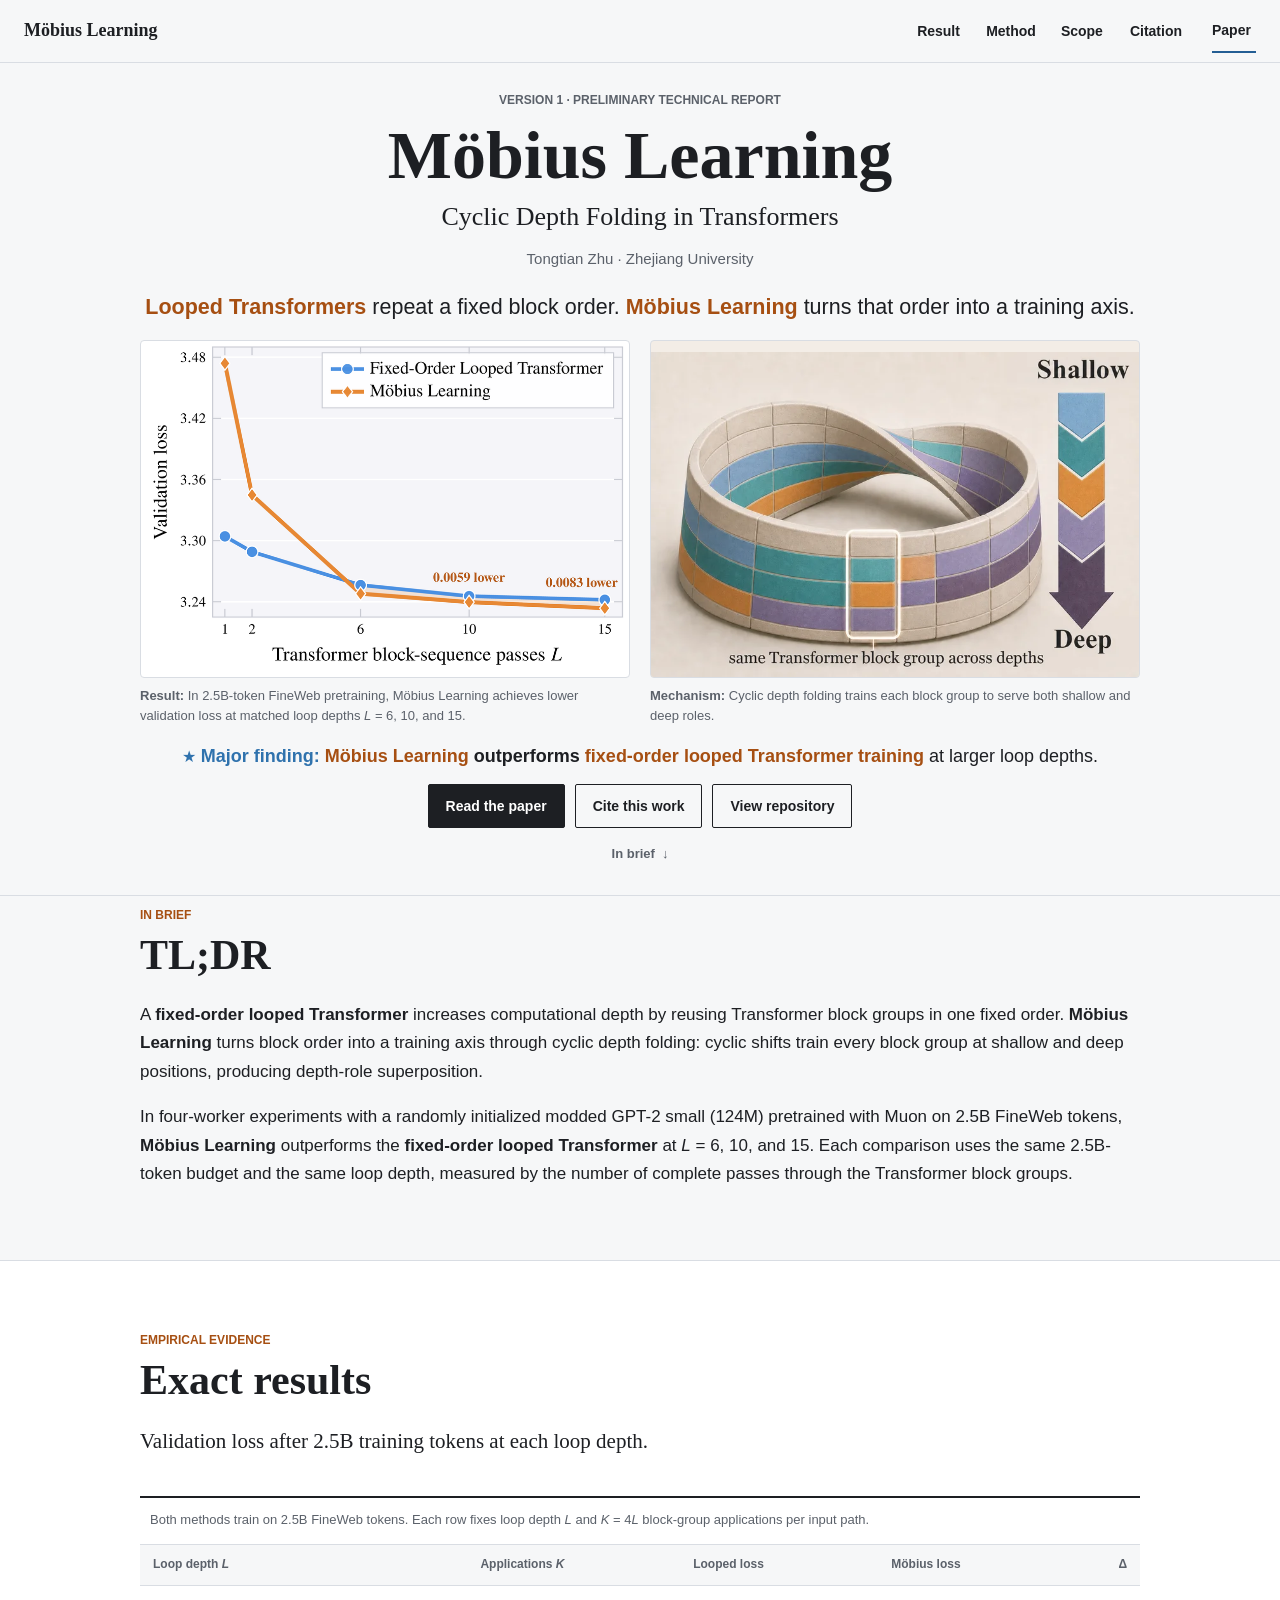
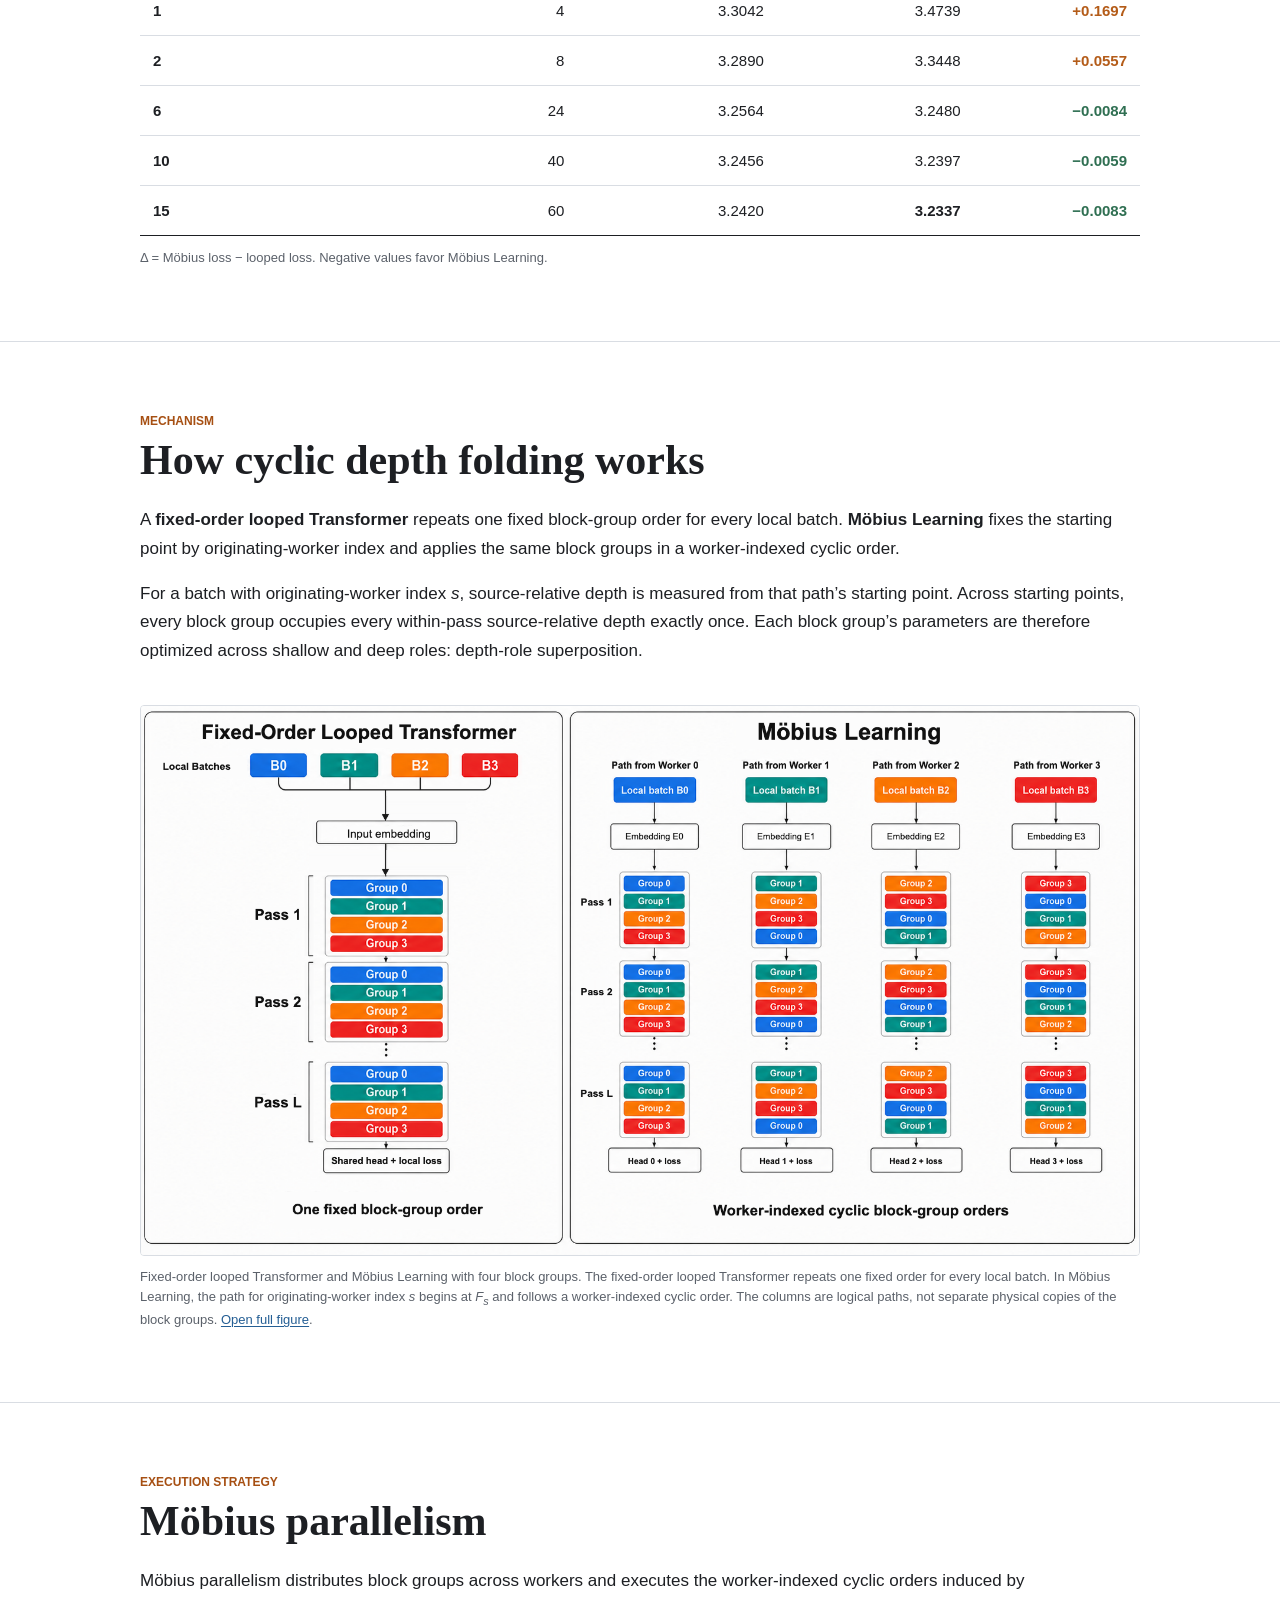
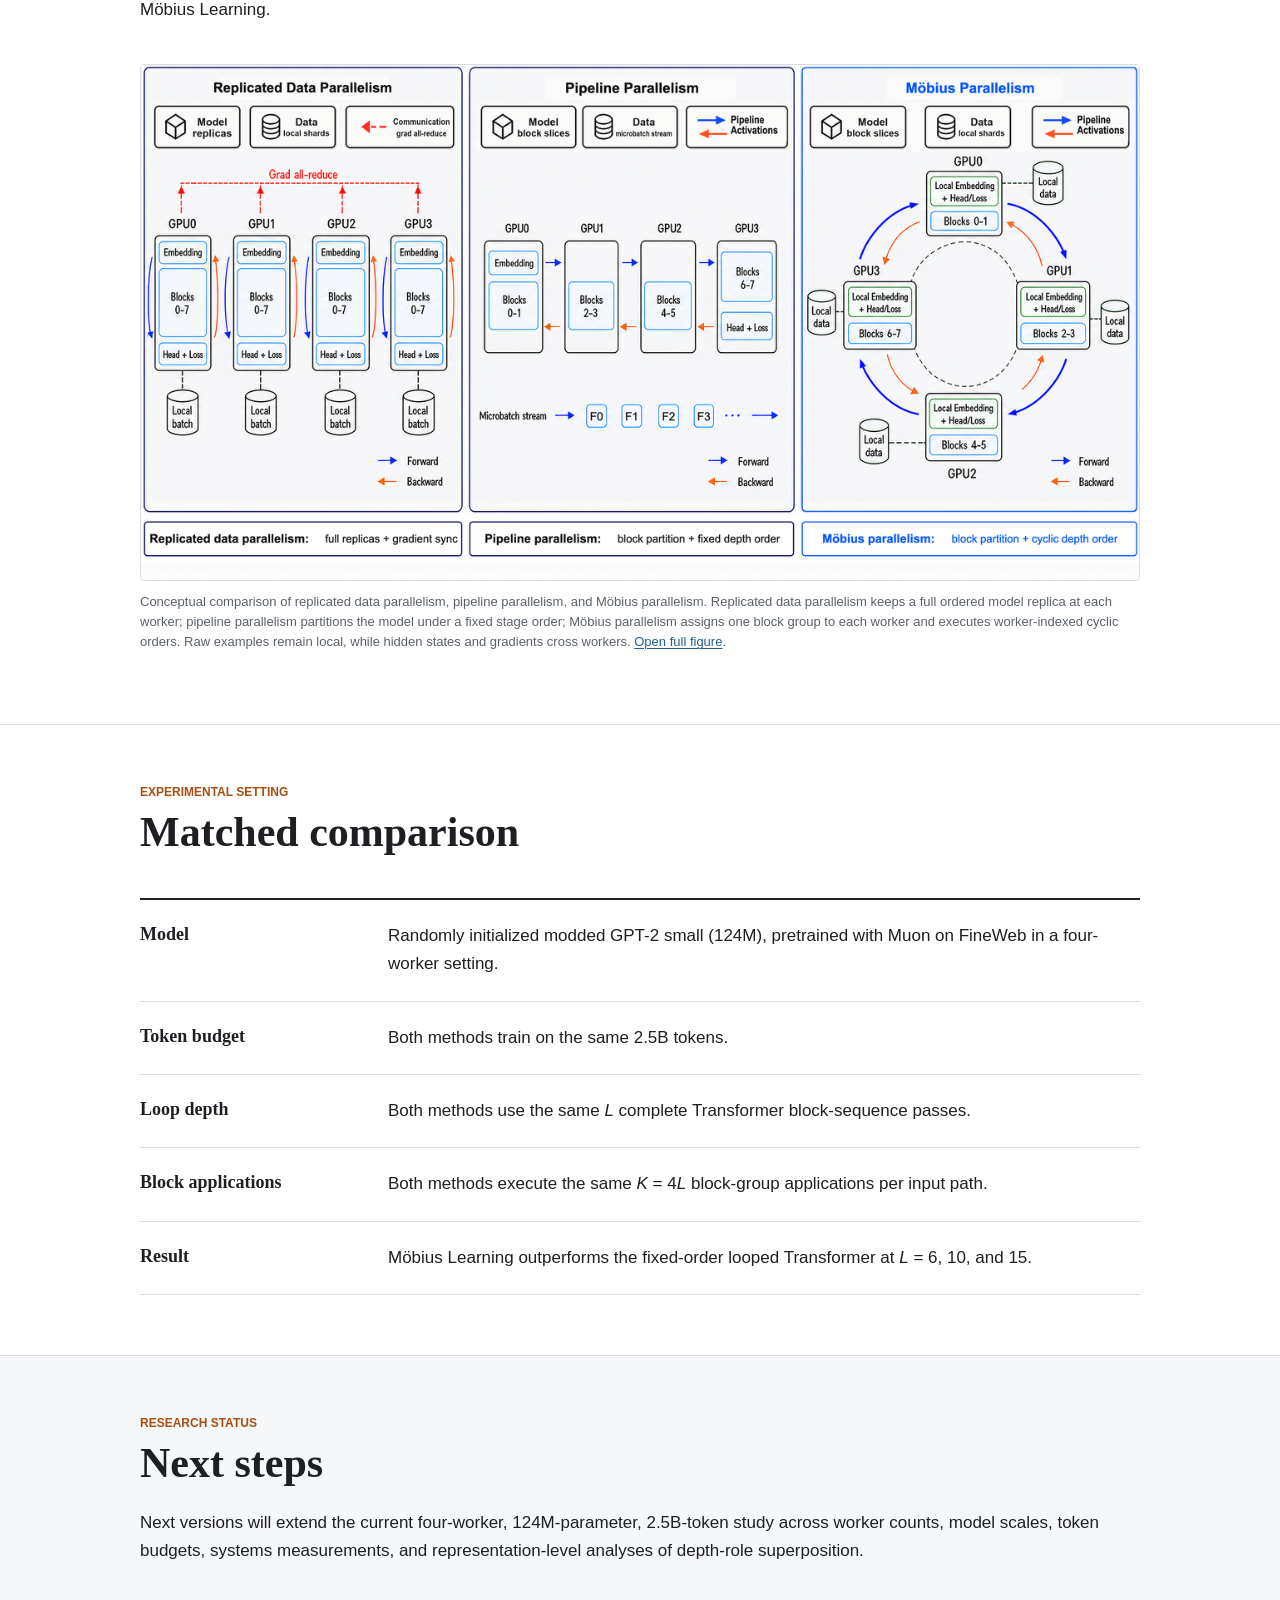
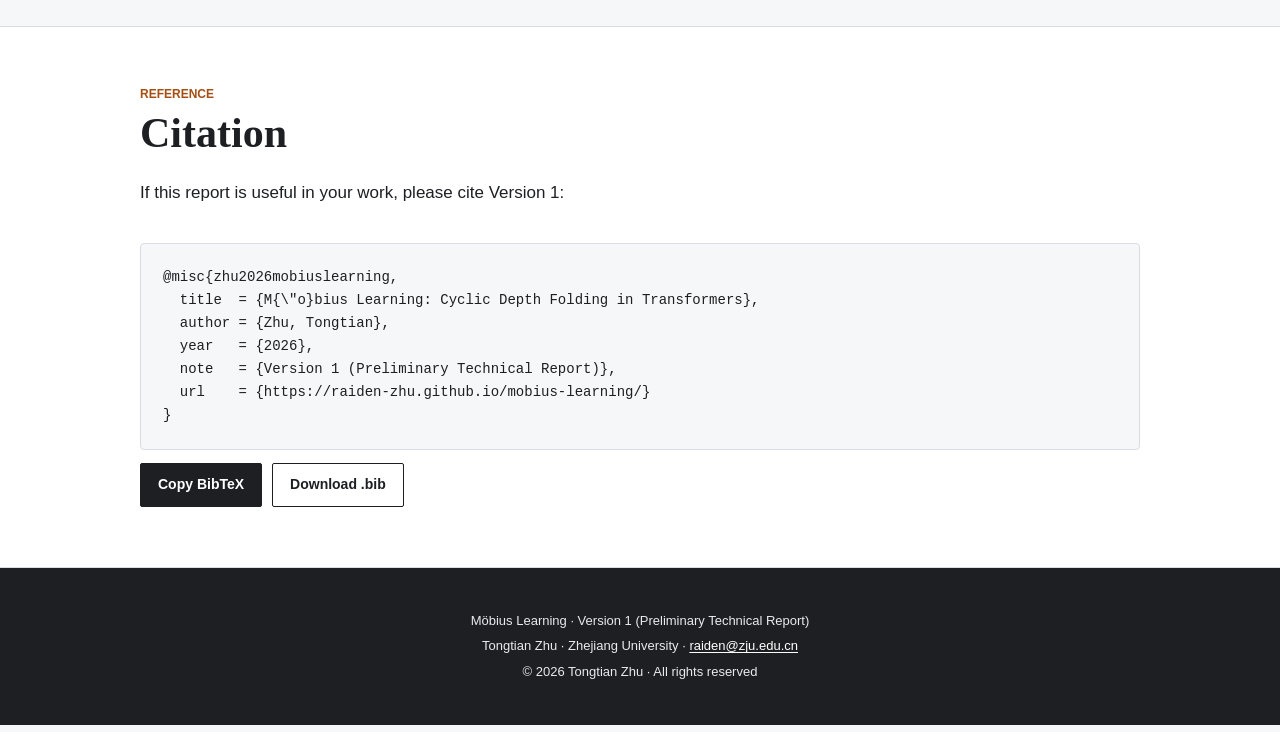
<file: docs/index.html>
<!doctype html>
<html lang="en">
<head>
  <meta charset="utf-8">
  <meta name="viewport" content="width=device-width, initial-scale=1">
  <title>Möbius Learning: Cyclic Depth Folding in Transformers</title>
  <meta name="description" content="Möbius Learning outperforms fixed-order looped Transformer training at larger loop depths through cyclic depth folding.">
  <meta name="author" content="Tongtian Zhu">
  <meta name="robots" content="index,follow,max-image-preview:large">
  <meta name="theme-color" content="#F6F7F8">

  <link rel="canonical" href="https://raiden-zhu.github.io/mobius-learning/">
  <link rel="alternate" type="application/x-bibtex" href="https://raiden-zhu.github.io/mobius-learning/assets/citation/mobius-learning.bib">
  <link rel="icon" href="assets/icons/favicon.svg" type="image/svg+xml">
  <link rel="icon" href="assets/icons/favicon-32.png" sizes="32x32" type="image/png">
  <link rel="apple-touch-icon" href="assets/icons/apple-touch-icon-180.png">
  <link
    rel="preload"
    as="image"
    href="assets/figures/web/result-validation-loss-960.webp"
    imagesrcset="assets/figures/web/result-validation-loss-960.webp 960w, assets/figures/web/result-validation-loss-1600.webp 1600w"
    imagesizes="(max-width: 760px) calc(100vw - 32px), 600px"
    type="image/webp"
    fetchpriority="high">
  <link rel="stylesheet" href="assets/css/site.css">

  <meta property="og:type" content="article">
  <meta property="og:locale" content="en_US">
  <meta property="og:site_name" content="Möbius Learning">
  <meta property="og:title" content="Möbius Learning: Cyclic Depth Folding in Transformers">
  <meta property="og:description" content="Möbius Learning outperforms fixed-order looped Transformer training at larger loop depths through cyclic depth folding.">
  <meta property="og:url" content="https://raiden-zhu.github.io/mobius-learning/">
  <meta property="og:image" content="https://raiden-zhu.github.io/mobius-learning/assets/social/social-card-1200x630.png">
  <meta property="og:image:type" content="image/png">
  <meta property="og:image:width" content="1200">
  <meta property="og:image:height" content="630">
  <meta property="og:image:alt" content="Möbius Learning: Cyclic Depth Folding in Transformers — Version 1 preliminary technical report.">

  <meta name="twitter:card" content="summary_large_image">
  <meta name="twitter:title" content="Möbius Learning: Cyclic Depth Folding in Transformers">
  <meta name="twitter:description" content="Möbius Learning outperforms fixed-order looped Transformer training at larger loop depths through cyclic depth folding.">
  <meta name="twitter:image" content="https://raiden-zhu.github.io/mobius-learning/assets/social/social-card-1200x630.png">
  <meta name="twitter:image:alt" content="Möbius Learning: Cyclic Depth Folding in Transformers — Version 1 preliminary technical report.">

  <meta name="citation_title" content="Möbius Learning: Cyclic Depth Folding in Transformers">
  <meta name="citation_author" content="Tongtian Zhu">
  <meta name="citation_author_institution" content="Zhejiang University">
  <meta name="citation_author_email" content="raiden@zju.edu.cn">
  <meta name="citation_publication_date" content="2026">
  <meta name="citation_technical_report_institution" content="Zhejiang University">
  <meta name="citation_language" content="en">
  <meta name="citation_fulltext_html_url" content="https://raiden-zhu.github.io/mobius-learning/">
  <meta name="citation_keywords" content="Möbius Learning; cyclic depth folding; Transformers; looped Transformers; distributed training; depth-role superposition">

  <script type="application/ld+json">
  {
    "@context": "https://schema.org",
    "@type": "ScholarlyArticle",
    "@id": "https://raiden-zhu.github.io/mobius-learning/#article",
    "headline": "Möbius Learning: Cyclic Depth Folding in Transformers",
    "name": "Möbius Learning: Cyclic Depth Folding in Transformers",
    "description": "Möbius Learning outperforms fixed-order looped Transformer training at larger loop depths through cyclic depth folding.",
    "abstract": "Möbius Learning is a training architecture based on cyclic depth folding. Worker-indexed cyclic orders train each block group across source-relative depths, inducing depth-role superposition.",
    "version": "Version 1 (Preliminary Technical Report)",
    "datePublished": "2026",
    "inLanguage": "en",
    "isAccessibleForFree": true,
    "url": "https://raiden-zhu.github.io/mobius-learning/",
    "mainEntityOfPage": {
      "@type": "WebPage",
      "@id": "https://raiden-zhu.github.io/mobius-learning/"
    },
    "author": {
      "@type": "Person",
      "name": "Tongtian Zhu",
      "email": "raiden@zju.edu.cn",
      "affiliation": {
        "@type": "Organization",
        "name": "Zhejiang University"
      }
    },
    "image": {
      "@type": "ImageObject",
      "url": "https://raiden-zhu.github.io/mobius-learning/assets/social/social-card-1200x630.png",
      "width": 1200,
      "height": 630
    },
    "keywords": [
      "Möbius Learning",
      "cyclic depth folding",
      "Transformers",
      "looped Transformers",
      "distributed training",
      "depth-role superposition"
    ],
    "copyrightYear": 2026,
    "copyrightHolder": {
      "@type": "Person",
      "name": "Tongtian Zhu"
    }
  }
  </script>
  <script src="assets/js/site.js" defer></script>
</head>
<body>
  <a class="skip-link" href="#main-content">Skip to content</a>

  <header class="site-header">
    <div class="site-header__inner">
      <a class="wordmark" href="#top" aria-label="Möbius Learning home">Möbius Learning</a>
      <nav class="site-nav" aria-label="Primary navigation">
        <a href="#result">Result</a>
        <a href="#method">Method</a>
        <a href="#scope">Scope</a>
        <a href="#citation">Citation</a>
      </nav>
      <!-- PUBLIC_PAPER_LINK_HEADER_START -->
      <a class="header-report" href="https://drive.google.com/file/d/1RDmdT_chxEFxAmKRvn06sr1-OYTptric/view" target="_blank" rel="noopener">Paper</a>
      <!-- PUBLIC_PAPER_LINK_HEADER_END -->
    </div>
  </header>

  <main id="main-content">
    <section class="masthead" id="top" aria-labelledby="page-title">
      <div class="masthead__copy">
        <p class="eyebrow">Version 1 · Preliminary Technical Report</p>
        <h1 id="page-title">Möbius Learning</h1>
        <p class="subtitle">Cyclic Depth Folding in Transformers</p>
        <p class="byline">Tongtian Zhu · Zhejiang University</p>

        <div class="result-claim">
          <p class="hero-hook"><strong>Looped Transformers</strong> repeat a fixed block order. <strong>Möbius Learning</strong> turns that order into a training axis.</p>
        </div>
      </div>

      <div class="masthead-figures" role="region" tabindex="0" aria-label="Main result and cyclic depth folding visual; scroll horizontally on smaller screens">
        <figure class="masthead-result">
          <a
            class="figure-image-link"
            href="assets/figures/original/validation-loss.pdf"
            data-figure-open
            data-dialog-src="assets/figures/web/result-validation-loss-1600.webp"
            data-dialog-original="assets/figures/original/validation-loss.pdf"
            data-dialog-alt="Line chart of validation loss versus loop depth. Möbius Learning is higher at L 1 and 2 and lower at L 6, 10, and 15 than the fixed-order looped Transformer.">
            <picture>
              <source srcset="assets/figures/web/result-validation-loss-960.webp 960w, assets/figures/web/result-validation-loss-1600.webp 1600w" sizes="(max-width: 900px) calc(100vw - 64px), 490px" type="image/webp">
              <img src="assets/figures/web/result-validation-loss-960.webp" width="1600" height="1104" fetchpriority="high" decoding="async" alt="Line chart of validation loss versus loop depth. Möbius Learning is higher at L 1 and 2 and lower at L 6, 10, and 15 than the fixed-order looped Transformer.">
            </picture>
          </a>
          <figcaption><strong>Result:</strong> In 2.5B-token FineWeb pretraining, Möbius Learning achieves lower validation loss at matched loop depths <em>L</em> = 6, 10, and 15.</figcaption>
        </figure>

        <figure class="masthead-result">
          <a
            class="figure-image-link"
            href="assets/figures/original/cyclic-depth-folding-metaphor.png"
            data-figure-open
            data-dialog-src="assets/figures/web/cyclic-depth-folding-metaphor-1536.webp"
            data-dialog-original="assets/figures/original/cyclic-depth-folding-metaphor.png"
            data-dialog-alt="Möbius-strip illustration with colored depth bands and one Transformer block group highlighted across shallow and deep positions.">
            <picture>
              <source srcset="assets/figures/web/cyclic-depth-folding-metaphor-768.webp 768w, assets/figures/web/cyclic-depth-folding-metaphor-1536.webp 1536w" sizes="(max-width: 900px) calc(100vw - 64px), 490px" type="image/webp">
              <img src="assets/figures/web/cyclic-depth-folding-metaphor-768.webp" width="1536" height="1024" decoding="async" alt="Möbius-strip illustration with colored depth bands and one Transformer block group highlighted across shallow and deep positions.">
            </picture>
          </a>
          <figcaption><strong>Mechanism:</strong> Cyclic depth folding trains each block group to serve both shallow and deep roles.</figcaption>
        </figure>
      </div>

      <p class="result-headline"><span class="finding-icon" aria-hidden="true">★</span><strong class="finding-label">Major finding:</strong> <strong class="result-method">Möbius Learning</strong> <strong class="result-emphasis">outperforms</strong> <strong class="result-method result-method--baseline">fixed-order looped Transformer training</strong> at larger loop depths.</p>

      <div class="actions" role="group" aria-label="Paper resources">
        <!-- PUBLIC_PAPER_LINK_ACTION_START -->
        <a class="button button--primary" href="https://drive.google.com/file/d/1RDmdT_chxEFxAmKRvn06sr1-OYTptric/view" target="_blank" rel="noopener">Read the paper</a>
        <!-- PUBLIC_PAPER_LINK_ACTION_END -->
        <a class="button button--secondary" href="#citation">Cite this work</a>
        <a class="button button--secondary" href="https://github.com/Raiden-Zhu/mobius-learning" target="_blank" rel="noopener">View repository</a>
      </div>

      <a class="next-hint" href="#in-brief">In brief <span aria-hidden="true">↓</span></a>
    </section>

    <section class="section section--brief" id="in-brief" aria-labelledby="brief-title">
      <div class="reading-column">
        <p class="section-kicker">In brief</p>
        <h2 id="brief-title">TL;DR</h2>
        <p>A <strong class="method-name">fixed-order looped Transformer</strong> increases computational depth by reusing Transformer block groups in one fixed order. <strong class="method-name">Möbius Learning</strong> turns block order into a training axis through cyclic depth folding: cyclic shifts train every block group at shallow and deep positions, producing depth-role superposition.</p>
        <p>In four-worker experiments with a randomly initialized modded GPT-2 small (124M) pretrained with Muon on 2.5B FineWeb tokens, <strong class="method-name">Möbius Learning</strong> outperforms the <strong class="method-name">fixed-order looped Transformer</strong> at <em>L</em> = 6, 10, and 15. Each comparison uses the same 2.5B-token budget and the same loop depth, measured by the number of complete passes through the Transformer block groups.</p>
      </div>
    </section>

    <section class="section" id="result" aria-labelledby="result-title">
      <div class="section-heading reading-column">
        <p class="section-kicker">Empirical evidence</p>
        <h2 id="result-title">Exact results</h2>
        <p class="section-lead">Validation loss after 2.5B training tokens at each loop depth.</p>
      </div>

      <div class="table-wrap" role="region" tabindex="0" aria-label="Validation loss results; scroll horizontally if needed">
        <table>
          <caption>Both methods train on 2.5B FineWeb tokens. Each row fixes loop depth <em>L</em> and <em>K</em> = 4<em>L</em> block-group applications per input path.</caption>
          <thead>
            <tr>
              <th scope="col">Loop depth <em>L</em></th>
              <th scope="col">Applications <em>K</em></th>
              <th scope="col">Looped loss</th>
              <th scope="col">Möbius loss</th>
              <th scope="col">Δ</th>
            </tr>
          </thead>
          <tbody>
            <tr><th scope="row">1</th><td>4</td><td>3.3042</td><td>3.4739</td><td class="delta delta--higher">+0.1697</td></tr>
            <tr><th scope="row">2</th><td>8</td><td>3.2890</td><td>3.3448</td><td class="delta delta--higher">+0.0557</td></tr>
            <tr><th scope="row">6</th><td>24</td><td>3.2564</td><td>3.2480</td><td class="delta delta--lower">−0.0084</td></tr>
            <tr><th scope="row">10</th><td>40</td><td>3.2456</td><td>3.2397</td><td class="delta delta--lower">−0.0059</td></tr>
            <tr><th scope="row">15</th><td>60</td><td>3.2420</td><td><strong>3.2337</strong></td><td class="delta delta--lower">−0.0083</td></tr>
          </tbody>
        </table>
      </div>
      <p class="table-note">Δ = Möbius loss − looped loss. Negative values favor Möbius Learning.</p>
    </section>

    <section class="section" id="method" aria-labelledby="method-title">
      <div class="section-heading reading-column">
        <p class="section-kicker">Mechanism</p>
        <h2 id="method-title">How cyclic depth folding works</h2>
        <p>A <strong class="method-name">fixed-order looped Transformer</strong> repeats one fixed block-group order for every local batch. <strong class="method-name">Möbius Learning</strong> fixes the starting point by originating-worker index and applies the same block groups in a worker-indexed cyclic order.</p>
        <p>For a batch with originating-worker index <em>s</em>, source-relative depth is measured from that path’s starting point. Across starting points, every block group occupies every within-pass source-relative depth exactly once. Each block group’s parameters are therefore optimized across shallow and deep roles: depth-role superposition.</p>
      </div>

      <figure class="paper-figure paper-figure--dense paper-figure--method">
        <div class="figure-viewport" role="region" tabindex="0" data-scroll-focus="0.43" aria-label="Fixed-order looped Transformer and Möbius Learning comparison; scroll horizontally to inspect all panels">
          <a
            class="figure-image-link"
            href="assets/figures/original/ordered-vs-mobius.png"
            data-figure-open
            data-dialog-src="assets/figures/web/ordered-vs-mobius-1691.webp"
            data-dialog-original="assets/figures/original/ordered-vs-mobius.png"
            data-dialog-alt="Comparison of the fixed-order looped Transformer block-group sequence with four worker-indexed cyclic orders in Möbius Learning.">
            <picture>
              <source srcset="assets/figures/web/ordered-vs-mobius-960.webp 960w, assets/figures/web/ordered-vs-mobius-1691.webp 1691w" sizes="(max-width: 900px) 900px, 1000px" type="image/webp">
              <img src="assets/figures/web/ordered-vs-mobius-960.webp" width="1691" height="930" loading="lazy" decoding="async" alt="Comparison of the fixed-order looped Transformer block-group sequence with four worker-indexed cyclic orders in Möbius Learning.">
            </picture>
          </a>
        </div>
        <figcaption>Fixed-order looped Transformer and Möbius Learning with four block groups. The fixed-order looped Transformer repeats one fixed order for every local batch. In Möbius Learning, the path for originating-worker index <em>s</em> begins at <em>F</em><sub><em>s</em></sub> and follows a worker-indexed cyclic order. The columns are logical paths, not separate physical copies of the block groups. <a href="assets/figures/original/ordered-vs-mobius.png">Open full figure</a>.</figcaption>
      </figure>
    </section>

    <section class="section" id="parallelism" aria-labelledby="parallelism-title">
      <div class="section-heading reading-column">
        <p class="section-kicker">Execution strategy</p>
        <h2 id="parallelism-title">Möbius parallelism</h2>
        <p>Möbius parallelism distributes block groups across workers and executes the worker-indexed cyclic orders induced by Möbius Learning.</p>
      </div>

      <figure class="paper-figure paper-figure--dense">
        <div class="figure-viewport" role="region" tabindex="0" data-scroll-focus="0.67" aria-label="Parallelism comparison; scroll horizontally to inspect all panels">
          <a
            class="figure-image-link"
            href="assets/figures/original/parallelism-comparison.png"
            data-figure-open
            data-dialog-src="assets/figures/web/parallelism-comparison-2400.webp"
            data-dialog-original="assets/figures/original/parallelism-comparison.png"
            data-dialog-alt="Three-panel comparison of replicated data parallelism, pipeline parallelism, and Möbius parallelism across four workers.">
            <picture>
              <source srcset="assets/figures/web/parallelism-comparison-1200.webp 1200w, assets/figures/web/parallelism-comparison-2400.webp 2400w" sizes="(max-width: 900px) 900px, 1000px" type="image/webp">
              <img src="assets/figures/web/parallelism-comparison-1200.webp" width="2400" height="1238" loading="lazy" decoding="async" alt="Three-panel comparison of replicated data parallelism, pipeline parallelism, and Möbius parallelism across four workers.">
            </picture>
          </a>
        </div>
        <figcaption>Conceptual comparison of replicated data parallelism, pipeline parallelism, and Möbius parallelism. Replicated data parallelism keeps a full ordered model replica at each worker; pipeline parallelism partitions the model under a fixed stage order; Möbius parallelism assigns one block group to each worker and executes worker-indexed cyclic orders. Raw examples remain local, while hidden states and gradients cross workers. <a href="assets/figures/original/parallelism-comparison.png">Open full figure</a>.</figcaption>
      </figure>
    </section>

    <section class="section section--compact" id="scope" aria-labelledby="scope-title">
      <div class="section-heading reading-column">
        <p class="section-kicker">Experimental setting</p>
        <h2 id="scope-title">Matched comparison</h2>
      </div>
      <dl class="scope-list">
        <div><dt>Model</dt><dd>Randomly initialized modded GPT-2 small (124M), pretrained with Muon on FineWeb in a four-worker setting.</dd></div>
        <div><dt>Token budget</dt><dd>Both methods train on the same 2.5B tokens.</dd></div>
        <div><dt>Loop depth</dt><dd>Both methods use the same <em>L</em> complete Transformer block-sequence passes.</dd></div>
        <div><dt>Block applications</dt><dd>Both methods execute the same <em>K</em> = 4<em>L</em> block-group applications per input path.</dd></div>
        <div><dt>Result</dt><dd>Möbius Learning outperforms the fixed-order looped Transformer at <em>L</em> = 6, 10, and 15.</dd></div>
      </dl>
    </section>

    <section class="section section--status section--compact" id="status" aria-labelledby="status-title">
      <div class="reading-column">
        <p class="section-kicker">Research status</p>
        <h2 id="status-title">Next steps</h2>
        <p>Next versions will extend the current four-worker, 124M-parameter, 2.5B-token study across worker counts, model scales, token budgets, systems measurements, and representation-level analyses of depth-role superposition.</p>
      </div>
    </section>

    <section class="section section--compact" id="citation" aria-labelledby="citation-title">
      <div class="section-heading reading-column">
        <p class="section-kicker">Reference</p>
        <h2 id="citation-title">Citation</h2>
        <p>If this report is useful in your work, please cite Version 1:</p>
      </div>

      <div class="citation-tool">
        <pre tabindex="0"><code id="bibtex-code">@misc{zhu2026mobiuslearning,
  title  = {M{\"o}bius Learning: Cyclic Depth Folding in Transformers},
  author = {Zhu, Tongtian},
  year   = {2026},
  note   = {Version 1 (Preliminary Technical Report)},
  url    = {https://raiden-zhu.github.io/mobius-learning/}
}</code></pre>
        <div class="citation-actions">
          <button class="button button--primary" type="button" id="copy-bibtex">Copy BibTeX</button>
          <a class="button button--secondary" href="assets/citation/mobius-learning.bib" download>Download .bib</a>
          <span class="copy-status" id="copy-status" role="status" aria-live="polite"></span>
        </div>
      </div>
    </section>
  </main>

  <footer class="site-footer">
    <p>Möbius Learning · Version 1 (Preliminary Technical Report)</p>
    <p>Tongtian Zhu · Zhejiang University · <a href="mailto:raiden@zju.edu.cn">raiden@zju.edu.cn</a></p>
    <p>© 2026 Tongtian Zhu · All rights reserved</p>
  </footer>

  <dialog class="figure-dialog" id="figure-dialog" aria-labelledby="figure-dialog-title">
    <div class="figure-dialog__header">
      <h2 id="figure-dialog-title">Inspect figure</h2>
      <button class="dialog-close" type="button" id="dialog-close">Close</button>
    </div>
    <div class="figure-dialog__toolbar" role="group" aria-label="Figure zoom controls">
      <button type="button" id="zoom-out">Zoom out</button>
      <button type="button" id="zoom-reset">Reset</button>
      <button type="button" id="zoom-in">Zoom in</button>
    </div>
    <div class="figure-dialog__viewport" id="dialog-viewport">
      <img id="dialog-image" src="assets/figures/web/ordered-vs-mobius-1691.webp" width="1691" height="930" loading="lazy" decoding="async" alt="">
    </div>
    <div class="figure-dialog__footer">
      <p>Pan or open the full figure to inspect labels.</p>
      <a id="dialog-original" href="assets/figures/original/ordered-vs-mobius.png" target="_blank" rel="noopener">Open full figure</a>
    </div>
  </dialog>
</body>
</html>
</file>
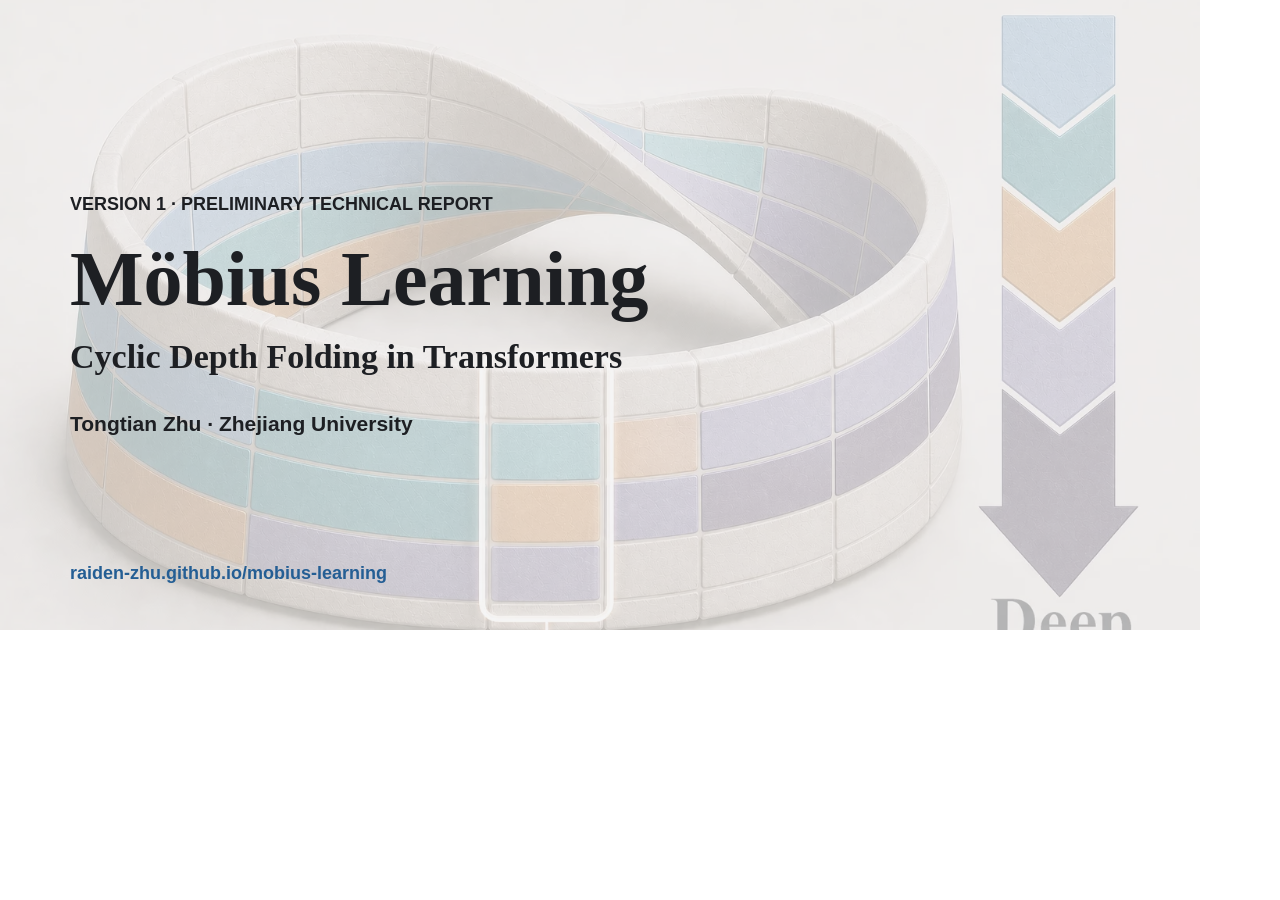
<file: docs/assets/social/social-card-source.html>
<!doctype html>
<html lang="en">
<head>
  <meta charset="utf-8">
  <meta name="viewport" content="width=1200, initial-scale=1">
  <meta name="robots" content="noindex,nofollow">
  <title>Möbius Learning social card</title>
  <style>
    * { box-sizing: border-box; }
    html, body { width: 1200px; height: 630px; margin: 0; overflow: hidden; }
    body { font-family: -apple-system, BlinkMacSystemFont, "Segoe UI", Helvetica, Arial, sans-serif; color: #1D1F23; }
    .card { position: relative; width: 1200px; height: 630px; overflow: hidden; background: #F6F7F8; }
    .card img { position: absolute; inset: 0; width: 100%; height: 100%; object-fit: cover; object-position: center; filter: saturate(.8) contrast(.92); }
    .veil { position: absolute; inset: 0; background: rgba(246, 247, 248, .68); }
    .content { position: absolute; inset: 0; display: flex; flex-direction: column; justify-content: center; padding: 58px 70px; }
    .eyebrow { margin: 0 0 24px; font-size: 18px; font-weight: 700; text-transform: uppercase; }
    h1 { margin: 0; max-width: 780px; font: 700 78px/1.02 Georgia, "Times New Roman", serif; }
    .subtitle { margin: 18px 0 0; max-width: 760px; font: 600 34px/1.2 Georgia, "Times New Roman", serif; }
    .author { margin: 34px 0 0; font-size: 21px; font-weight: 650; }
    .url { position: absolute; left: 70px; bottom: 46px; margin: 0; color: #245E94; font-size: 18px; font-weight: 700; }
  </style>
</head>
<body>
  <main class="card">
    <img src="../figures/web/cyclic-depth-folding-metaphor-1536.webp" alt="">
    <div class="veil"></div>
    <div class="content">
      <p class="eyebrow">Version 1 · Preliminary Technical Report</p>
      <h1>Möbius Learning</h1>
      <p class="subtitle">Cyclic Depth Folding in Transformers</p>
      <p class="author">Tongtian Zhu · Zhejiang University</p>
      <p class="url">raiden-zhu.github.io/mobius-learning</p>
    </div>
  </main>
</body>
</html>
</file>
<file: docs/assets/css/site.css>
:root {
  --page: #f6f7f8;
  --surface: #ffffff;
  --ink: #1d1f23;
  --muted: #5b616a;
  --rule: #d9dde3;
  --link: #245e94;
  --link-dark: #19476f;
  --finding: #2f72ad;
  --result: #b45c19;
  --result-text: #a64f12;
  --result-soft: #f7eee7;
  --success: #2f6f52;
  --page-width: 1240px;
  --content-width: 1000px;
  --compact-width: 680px;
  --shadow: 0 18px 48px rgba(29, 31, 35, 0.16);
  color-scheme: light;
}

*,
*::before,
*::after {
  box-sizing: border-box;
}

html {
  scroll-behavior: smooth;
  scroll-padding-top: 76px;
  background: var(--page);
}

body {
  min-width: 320px;
  margin: 0;
  background: var(--page);
  color: var(--ink);
  font-family: -apple-system, BlinkMacSystemFont, "Segoe UI", Helvetica, Arial, sans-serif;
  font-size: 17px;
  line-height: 1.67;
  letter-spacing: 0;
  text-rendering: optimizeLegibility;
  -webkit-font-smoothing: antialiased;
}

img {
  display: block;
  max-width: 100%;
  height: auto;
}

a {
  color: var(--link);
  text-decoration-thickness: 1px;
  text-underline-offset: 0.18em;
}

a:hover {
  color: var(--link-dark);
}

button,
a {
  -webkit-tap-highlight-color: transparent;
}

button {
  font: inherit;
}

:focus-visible {
  outline: 3px solid var(--link);
  outline-offset: 3px;
}

::selection {
  background: #dce8f2;
}

.skip-link {
  position: fixed;
  z-index: 1000;
  top: 10px;
  left: 10px;
  padding: 10px 14px;
  border: 1px solid var(--ink);
  background: var(--surface);
  color: var(--ink);
  transform: translateY(-150%);
}

.skip-link:focus {
  transform: translateY(0);
}

.site-header {
  position: sticky;
  z-index: 100;
  top: 0;
  border-bottom: 1px solid var(--rule);
  background: rgba(246, 247, 248, 0.96);
}

.site-header__inner {
  width: min(var(--page-width), calc(100% - 48px));
  min-height: 62px;
  margin: 0 auto;
  display: grid;
  grid-template-columns: 1fr auto auto;
  align-items: center;
  gap: 30px;
}

.wordmark,
.site-nav a,
.header-report {
  color: var(--ink);
  font-size: 14px;
  font-weight: 650;
  line-height: 1.2;
  text-decoration: none;
}

.wordmark {
  font-family: Georgia, "Times New Roman", serif;
  font-size: 18px;
}

.site-nav {
  display: flex;
  align-items: center;
  gap: 25px;
}

.site-nav a,
.header-report {
  min-width: 44px;
  min-height: 44px;
  display: inline-flex;
  align-items: center;
}

.site-nav a:hover,
.header-report:hover {
  color: var(--link);
}

.header-report {
  border-bottom: 2px solid var(--link);
}

.header-report--disabled,
.header-report--disabled:hover {
  border-bottom-color: var(--rule);
  color: var(--muted);
  cursor: default;
}

.masthead {
  width: min(var(--page-width), calc(100% - 48px));
  margin: 0 auto;
  padding: 30px 0 20px;
  text-align: center;
}

.masthead__copy {
  width: min(var(--content-width), 100%);
  margin: 0 auto;
}

.eyebrow,
.section-kicker {
  margin: 0;
  color: var(--muted);
  font-size: 12px;
  font-weight: 750;
  line-height: 1.3;
  letter-spacing: 0;
  text-transform: uppercase;
}

h1,
h2,
h3,
p {
  text-wrap: pretty;
}

h1,
h2,
h3 {
  text-wrap: balance;
}

h1 {
  margin: 12px 0 0;
  font-family: Georgia, "Times New Roman", serif;
  font-size: 68px;
  font-weight: 700;
  line-height: 1.02;
}

.subtitle {
  margin: 11px 0 0;
  font-family: Georgia, "Times New Roman", serif;
  font-size: 26px;
  line-height: 1.22;
}

.byline {
  margin: 13px 0 0;
  color: var(--muted);
  font-size: 15px;
}

.result-claim {
  width: min(var(--content-width), 100%);
  margin: 22px auto 0;
}

.hero-hook {
  width: min(var(--content-width), 100%);
  margin: 0 auto;
  color: var(--ink);
  font-size: 21.5px;
  font-weight: 400;
  line-height: 1.35;
  text-wrap: balance;
}

.hero-hook strong {
  color: var(--result-text);
  font-weight: 750;
}

.result-headline {
  width: min(var(--content-width), 100%);
  margin: 18px auto 0;
  color: var(--ink);
  font-size: 18px;
  line-height: 1.35;
  text-wrap: balance;
}

.finding-label {
  color: var(--finding);
}

.finding-icon {
  margin-right: 0.3em;
  color: var(--finding);
  font-size: 0.9em;
}

.result-method {
  color: var(--result-text);
  white-space: nowrap;
}

.result-method--baseline {
  white-space: normal;
}

.result-emphasis {
  color: var(--ink);
  white-space: nowrap;
}

.actions,
.citation-actions {
  display: flex;
  flex-wrap: wrap;
  justify-content: center;
  gap: 10px;
}

.actions {
  margin-top: 16px;
}

.button {
  min-height: 44px;
  padding: 10px 17px;
  border: 1px solid var(--ink);
  border-radius: 2px;
  display: inline-flex;
  align-items: center;
  justify-content: center;
  background: transparent;
  color: var(--ink);
  font-size: 14px;
  font-weight: 700;
  line-height: 1.25;
  text-decoration: none;
  cursor: pointer;
}

.button:hover {
  background: #eceff2;
  color: var(--ink);
}

.button--primary {
  border-color: var(--ink);
  background: var(--ink);
  color: var(--surface);
}

.button--primary:hover {
  border-color: #000000;
  background: #000000;
  color: var(--surface);
}

.button--disabled,
.button--disabled:hover {
  border-color: var(--rule);
  background: var(--page);
  color: var(--muted);
  cursor: default;
}

.masthead-figures {
  width: min(var(--content-width), 100%);
  margin: 18px auto 0;
  display: grid;
  grid-template-columns: repeat(2, minmax(0, 1fr));
  gap: 20px;
  align-items: stretch;
}

.masthead-result {
  min-width: 0;
  margin: 0;
  display: flex;
  flex-direction: column;
}

.masthead-result .figure-image-link {
  width: 100%;
  aspect-ratio: 1600 / 1104;
  display: flex;
  align-items: flex-end;
}

.masthead-result:nth-child(2) .figure-image-link {
  background: #f3ede6;
}

.masthead-result picture {
  width: 100%;
  display: block;
}

.masthead-result img {
  width: 100%;
}

figcaption {
  margin-top: 11px;
  color: var(--muted);
  font-size: 13px;
  line-height: 1.55;
  text-align: left;
}

.masthead-result figcaption {
  width: 100%;
  margin-top: 0;
  padding-top: 8px;
  text-align: left;
}

.next-hint {
  min-height: 44px;
  margin-top: 3px;
  display: inline-flex;
  align-items: center;
  gap: 7px;
  color: var(--muted);
  font-size: 13px;
  font-weight: 700;
  text-decoration: none;
}

.section {
  padding: 72px max(24px, calc((100% - var(--page-width)) / 2));
  border-top: 1px solid var(--rule);
  background: var(--surface);
}

.section--compact {
  padding-top: 60px;
  padding-bottom: 60px;
}

.section--brief,
.section--status {
  background: var(--page);
}

.section.section--brief {
  padding-top: 12px;
}

.reading-column,
.section-heading {
  width: min(var(--content-width), 100%);
  margin-right: auto;
  margin-left: auto;
}

.section-kicker {
  color: var(--result-text);
}

h2 {
  margin: 8px 0 22px;
  font-family: Georgia, "Times New Roman", serif;
  font-size: 42px;
  font-weight: 700;
  line-height: 1.12;
}

.reading-column > p:not(.section-kicker),
.section-heading > p:not(.section-kicker) {
  margin: 0 0 17px;
}

.reading-column > p:last-child,
.section-heading > p:last-child {
  margin-bottom: 0;
}

.section-lead {
  font-family: Georgia, "Times New Roman", serif;
  font-size: 21px;
  line-height: 1.45;
}

.method-name {
  font-weight: 700;
}

.paper-figure {
  width: min(var(--content-width), 100%);
  margin: 40px auto 0;
}

.paper-figure--result {
  width: min(var(--compact-width), 100%);
  margin-top: 34px;
}

.paper-figure--method {
  width: min(var(--content-width), 100%);
}

.paper-figure--dense figcaption {
  width: min(var(--content-width), 100%);
  margin-right: auto;
  margin-left: auto;
}

.figure-image-link {
  border: 1px solid var(--rule);
  border-radius: 4px;
  display: block;
  overflow: hidden;
  background: var(--surface);
}

.figure-image-link img {
  width: 100%;
}

.figure-image-link:hover {
  border-color: #adb4bd;
}

.figure-viewport {
  overflow-x: auto;
  overscroll-behavior-inline: contain;
  scrollbar-width: thin;
  scrollbar-color: #9aa1aa transparent;
}

.table-wrap {
  width: min(var(--content-width), 100%);
  margin: 40px auto 0;
  overflow-x: auto;
  border-top: 2px solid var(--ink);
  border-bottom: 1px solid var(--ink);
  scrollbar-width: thin;
  scrollbar-color: #9aa1aa transparent;
}

table {
  width: 100%;
  min-width: 710px;
  border-collapse: collapse;
  font-size: 15px;
  font-variant-numeric: tabular-nums;
}

caption {
  padding: 13px 10px 14px;
  border-bottom: 1px solid var(--rule);
  color: var(--muted);
  font-size: 13px;
  line-height: 1.45;
  text-align: left;
}

th,
td {
  padding: 12px 13px;
  border-bottom: 1px solid var(--rule);
  text-align: right;
  white-space: nowrap;
}

thead th {
  background: var(--page);
  color: var(--muted);
  font-size: 12px;
  font-weight: 750;
  line-height: 1.3;
}

thead th:first-child,
tbody th {
  text-align: left;
}

tbody tr:last-child th,
tbody tr:last-child td {
  border-bottom: 0;
}

.delta--higher {
  color: var(--result);
  font-weight: 700;
}

.delta--lower {
  color: var(--success);
  font-weight: 700;
}

.table-note {
  width: min(var(--content-width), 100%);
  margin: 11px auto 0;
  color: var(--muted);
  font-size: 13px;
}

.scope-list {
  width: min(var(--content-width), 100%);
  margin: 42px auto 0;
  border-top: 2px solid var(--ink);
}

.scope-list > div {
  display: grid;
  grid-template-columns: 220px 1fr;
  gap: 28px;
  padding: 22px 0;
  border-bottom: 1px solid var(--rule);
}

.scope-list dt {
  font-family: Georgia, "Times New Roman", serif;
  font-size: 18px;
  font-weight: 700;
  line-height: 1.35;
}

.scope-list dd {
  margin: 0;
}

.citation-tool {
  width: min(var(--content-width), 100%);
  margin: 35px auto 0;
}

.citation-tool pre {
  margin: 0;
  padding: 22px;
  overflow-x: auto;
  border: 1px solid var(--rule);
  border-radius: 4px;
  background: var(--page);
  font: 14px/1.65 ui-monospace, SFMono-Regular, Menlo, Monaco, Consolas, "Liberation Mono", monospace;
  scrollbar-width: thin;
  scrollbar-color: #9aa1aa transparent;
}

.citation-actions {
  min-height: 44px;
  margin-top: 13px;
  justify-content: flex-start;
  align-items: center;
}

.copy-status {
  min-width: 8ch;
  color: var(--success);
  font-size: 13px;
  font-weight: 700;
}

.site-footer {
  padding: 38px 24px;
  border-top: 1px solid var(--rule);
  background: var(--ink);
  color: #e9eaec;
  font-size: 13px;
  line-height: 1.55;
  text-align: center;
}

.site-footer p {
  margin: 5px 0;
}

.site-footer a {
  color: #ffffff;
}

.figure-dialog {
  width: min(1180px, calc(100% - 32px));
  height: min(860px, calc(100% - 32px));
  max-width: none;
  max-height: none;
  margin: auto;
  padding: 0;
  border: 1px solid var(--rule);
  border-radius: 4px;
  background: var(--surface);
  box-shadow: var(--shadow);
  color: var(--ink);
}

.figure-dialog::backdrop {
  background: rgba(18, 20, 24, 0.74);
}

.figure-dialog[open] {
  display: grid;
  grid-template-rows: auto auto minmax(0, 1fr) auto;
}

.figure-dialog__header,
.figure-dialog__toolbar,
.figure-dialog__footer {
  min-height: 54px;
  padding: 8px 14px;
  display: flex;
  align-items: center;
  gap: 8px;
  border-bottom: 1px solid var(--rule);
}

.figure-dialog__header {
  justify-content: space-between;
}

.figure-dialog__header h2 {
  margin: 0;
  font-family: inherit;
  font-size: 16px;
}

.figure-dialog__toolbar button,
.dialog-close {
  min-width: 44px;
  min-height: 44px;
  padding: 8px 12px;
  border: 1px solid var(--rule);
  border-radius: 2px;
  background: var(--surface);
  color: var(--ink);
  font-size: 13px;
  font-weight: 700;
  cursor: pointer;
}

.figure-dialog__toolbar button:hover,
.dialog-close:hover {
  border-color: var(--ink);
}

.figure-dialog__viewport {
  overflow: auto;
  background: var(--page);
  overscroll-behavior: contain;
}

.figure-dialog__viewport img {
  width: 100%;
  max-width: none;
  margin: 0 auto;
  background: var(--surface);
}

.figure-dialog__footer {
  justify-content: space-between;
  border-top: 1px solid var(--rule);
  border-bottom: 0;
  color: var(--muted);
  font-size: 13px;
}

.figure-dialog__footer p {
  margin: 0;
}

@media (max-width: 1100px) {
  :root {
    --content-width: 840px;
  }

  .result-headline {
    font-size: 16px;
  }
}

@media (max-width: 1024px) {
  h1 {
    font-size: 52px;
  }

  .section {
    padding-top: 68px;
    padding-bottom: 68px;
  }

  .section--compact {
    padding-top: 56px;
    padding-bottom: 56px;
  }
}

@media (max-width: 900px) {
  .result-claim,
  .result-headline {
    width: min(600px, 100%);
  }

  .hero-hook {
    width: 100%;
  }

  .masthead-figures {
    width: min(600px, 100%);
    grid-template-columns: none;
    grid-auto-flow: column;
    grid-auto-columns: calc(100% - 40px);
    gap: 12px;
    overflow-x: auto;
    overscroll-behavior-inline: contain;
    padding-bottom: 7px;
    scroll-snap-type: inline mandatory;
    scrollbar-width: auto;
    scrollbar-color: #7d858e #e5e8eb;
  }

  .masthead-result {
    scroll-snap-align: start;
  }

  .masthead-figures--enhanced .masthead-result:not(.is-active) figcaption {
    visibility: hidden;
  }

  .paper-figure--dense .figure-image-link {
    width: 900px;
  }

  .masthead-figures,
  .figure-viewport,
  .table-wrap {
    scrollbar-width: auto;
    scrollbar-color: #7d858e #e5e8eb;
  }

  .masthead-figures::-webkit-scrollbar,
  .figure-viewport::-webkit-scrollbar,
  .table-wrap::-webkit-scrollbar {
    height: 8px;
  }

  .masthead-figures::-webkit-scrollbar-track,
  .figure-viewport::-webkit-scrollbar-track,
  .table-wrap::-webkit-scrollbar-track {
    background: #e5e8eb;
  }

  .masthead-figures::-webkit-scrollbar-thumb,
  .figure-viewport::-webkit-scrollbar-thumb,
  .table-wrap::-webkit-scrollbar-thumb {
    border: 1px solid #e5e8eb;
    background: #7d858e;
  }

  .paper-figure--dense .figure-viewport {
    padding-bottom: 7px;
  }

  .paper-figure--dense figcaption {
    padding-right: 4px;
    padding-left: 4px;
  }
}

@media (max-width: 900px) and (max-height: 820px) and (min-width: 761px) {
  .masthead {
    padding-top: 10px;
  }

  .masthead h1 {
    margin-top: 4px;
    font-size: 44px;
  }

  .masthead .subtitle {
    margin-top: 4px;
    font-size: 22px;
  }

  .masthead .byline {
    margin-top: 5px;
    font-size: 13px;
  }

  .masthead .result-claim {
    margin-top: 8px;
  }

  .masthead .hero-hook {
    font-size: 17px;
  }

  .masthead-figures {
    width: min(500px, 100%);
    margin-top: 8px;
    grid-auto-columns: calc(100% - 32px);
  }

  .masthead-result figcaption {
    font-size: 11px;
    line-height: 1.4;
  }

  .masthead .result-headline {
    width: min(820px, 100%);
    margin-top: 8px;
    font-size: 15px;
  }

  .masthead .actions {
    margin-top: 8px;
  }
}

@media (max-width: 760px) {
  html {
    scroll-padding-top: 64px;
  }

  body {
    font-size: 16px;
  }

  .site-header__inner {
    width: min(100% - 32px, var(--page-width));
    min-height: 52px;
    grid-template-columns: 1fr auto;
    grid-template-rows: 52px;
    gap: 0 18px;
  }

  .wordmark,
  .header-report {
    align-self: stretch;
  }

  .wordmark {
    display: inline-flex;
    align-items: center;
  }

  .header-report {
    justify-self: end;
  }

  .site-nav {
    display: none;
  }

  .site-nav a {
    min-height: 47px;
  }

  .masthead {
    width: min(100% - 32px, var(--page-width));
    padding: 22px 0 12px;
  }

  h1 {
    font-size: 42px;
  }

  .subtitle {
    font-size: 21px;
  }

  .result-claim {
    margin-top: 15px;
  }

  .hero-hook {
    font-size: 18px;
  }

  .result-headline {
    margin-top: 14px;
    font-size: 18px;
    line-height: 1.35;
  }

  .masthead-figures {
    margin-top: 14px;
  }

  .masthead-result .figure-image-link {
    width: 100%;
  }

  .masthead-result figcaption {
    width: 100%;
    margin-top: 0;
    padding-top: 7px;
    font-size: 12px;
    line-height: 1.45;
  }

  .section {
    padding: 54px 16px;
  }

  .section--compact {
    padding-top: 48px;
    padding-bottom: 48px;
  }

  h2 {
    font-size: 34px;
  }

  .section-lead {
    font-size: 19px;
  }

  .scope-list > div {
    grid-template-columns: 1fr;
    gap: 7px;
    padding: 19px 0;
  }

  .citation-tool pre {
    padding: 17px;
    font-size: 12px;
  }

  .table-wrap thead th:last-child,
  .table-wrap tbody td:last-child {
    position: sticky;
    right: 0;
    box-shadow: -1px 0 0 var(--rule);
  }

  .table-wrap thead th:last-child {
    background: var(--page);
  }

  .table-wrap tbody td:last-child {
    background: var(--surface);
  }

  .table-wrap table {
    min-width: 0;
    table-layout: fixed;
    font-size: 12px;
  }

  .table-wrap thead th,
  .table-wrap tbody th,
  .table-wrap tbody td {
    padding: 9px 4px;
  }

  .table-wrap thead th {
    white-space: normal;
    overflow-wrap: anywhere;
  }

  .table-wrap tbody th,
  .table-wrap tbody td {
    white-space: nowrap;
  }

  .table-wrap thead th:nth-child(2),
  .table-wrap tbody td:nth-child(2) {
    display: none;
  }

  .table-wrap thead th:first-child,
  .table-wrap tbody th {
    width: 14%;
  }

  .table-wrap thead th:nth-child(3),
  .table-wrap thead th:nth-child(4) {
    width: 29%;
  }

  .table-wrap thead th:last-child {
    width: 28%;
  }

  .figure-dialog {
    width: calc(100% - 16px);
    height: calc(100% - 16px);
  }

  .figure-dialog__footer {
    align-items: flex-start;
    flex-direction: column;
  }
}

@media (max-width: 430px) {
  .masthead {
    padding-top: 20px;
  }

  .eyebrow {
    font-size: 11px;
  }

  .byline {
    font-size: 14px;
  }

  .actions .button {
    flex: 1 1 145px;
  }

  .figure-dialog__toolbar {
    justify-content: space-between;
  }

  .figure-dialog__toolbar button {
    flex: 1;
  }
}

@media (max-width: 380px) {
  .masthead {
    padding-top: 18px;
  }

  h1 {
    font-size: 40px;
  }

  .subtitle {
    font-size: 20px;
  }

  .result-claim {
    margin-top: 12px;
  }

  .result-headline {
    margin-top: 12px;
    font-size: 17px;
    line-height: 1.35;
  }

  .hero-hook {
    font-size: 17px;
  }

  .masthead-figures {
    margin-top: 10px;
  }

  .masthead-result .figure-image-link {
    width: 100%;
  }

  .masthead-result figcaption {
    font-size: 12px;
    line-height: 1.45;
  }

  .actions {
    margin-top: 10px;
  }
}

@media (max-height: 820px) and (min-width: 901px) {
  .masthead {
    padding-top: 18px;
  }

  .result-claim {
    width: min(880px, 100%);
  }

  .result-headline {
    width: min(940px, 100%);
  }

  .result-claim {
    margin-top: 16px;
  }

  .hero-hook {
    width: 100%;
  }

  .hero-hook {
    font-size: 19px;
  }

  .masthead-figures {
    width: min(880px, 100%);
    margin-top: 14px;
  }

  .actions {
    margin-top: 12px;
  }
}

@media (max-height: 780px) and (min-width: 901px) {
  .masthead {
    padding-top: 8px;
  }

  .result-claim {
    width: min(760px, 100%);
  }

  .result-headline {
    width: min(900px, 100%);
  }

  .result-claim {
    margin-top: 12px;
  }

  .hero-hook {
    font-size: 16.5px;
  }

  .result-headline {
    font-size: 16px;
  }

  .masthead-figures {
    width: min(760px, 100%);
    margin-top: 10px;
  }

  .actions {
    margin-top: 8px;
  }
}

@media (max-height: 500px) and (min-width: 761px) and (orientation: landscape) {
  html {
    scroll-padding-top: 52px;
  }

  .site-header__inner {
    min-height: 48px;
  }

  .masthead {
    min-height: 314px;
    padding: 4px 0 2px;
  }

  .masthead h1 {
    margin-top: 0;
    font-size: 36px;
  }

  .masthead .subtitle {
    margin-top: 0;
    font-size: 18px;
  }

  .masthead .byline {
    margin-top: 0;
    font-size: 12px;
  }

  .masthead .result-claim {
    width: min(460px, 100%);
    margin-top: 2px;
  }

  .masthead .hero-hook {
    font-size: 14px;
    line-height: 1.25;
  }

  .masthead .result-headline {
    width: min(460px, 100%);
    margin-top: 1px;
    font-size: 14px;
    line-height: 1.25;
  }

  .masthead .actions {
    display: none;
  }

  .masthead-figures {
    width: min(460px, 100%);
    margin-top: 5px;
    grid-template-columns: repeat(2, minmax(0, 1fr));
    grid-auto-flow: row;
    grid-auto-columns: auto;
    gap: 10px;
    overflow: visible;
    padding-bottom: 0;
    scroll-snap-type: none;
  }

  .masthead-result .figure-image-link {
    width: 100%;
  }

  .masthead-result figcaption {
    display: none;
  }

  .next-hint {
    display: none;
  }
}

@media (min-height: 420px) and (max-height: 500px) and (min-width: 761px) and (orientation: landscape) {
  .masthead .result-claim,
  .masthead .result-headline,
  .masthead-figures {
    width: min(540px, 100%);
  }
}

@media (prefers-reduced-motion: reduce) {
  html {
    scroll-behavior: auto;
  }

  *,
  *::before,
  *::after {
    scroll-behavior: auto !important;
  }
}

@media print {
  .site-header,
  .actions,
  .next-hint,
  .citation-actions,
  .figure-dialog {
    display: none !important;
  }

  .section,
  .masthead {
    padding-top: 28px;
    padding-bottom: 28px;
  }

  a {
    color: var(--ink);
  }
}
</file>
